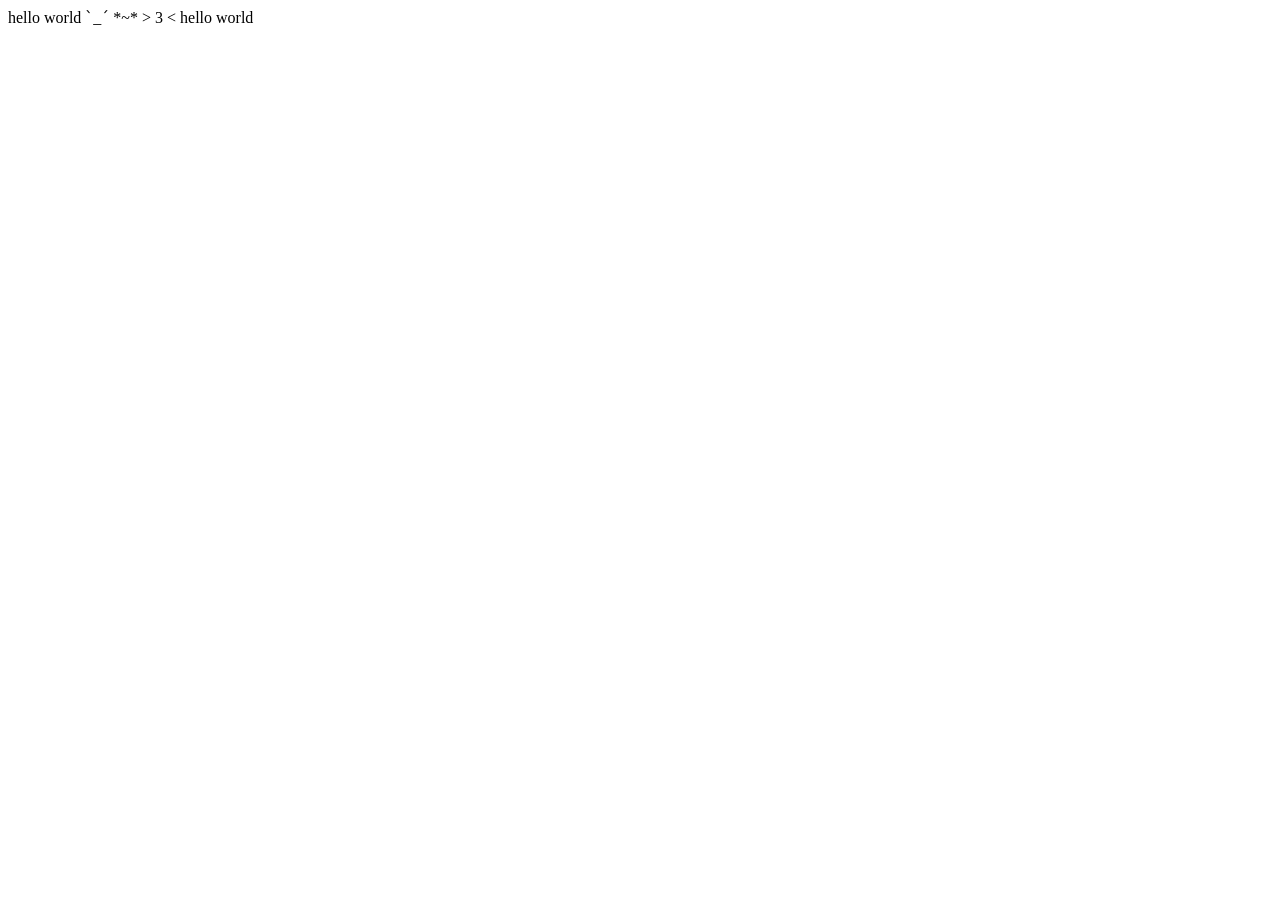
<file: index.html>
hello world
ˋ_ˊ  *~* > 3 <
<!doctype html>
<html>
  <head>
    <meta charset = "utf-8">
    <title> > 3 < </title>
    <link rel="icon" href="icon.png">
  </head>
  <body>
      hello world
  </body>
</html>
</file>
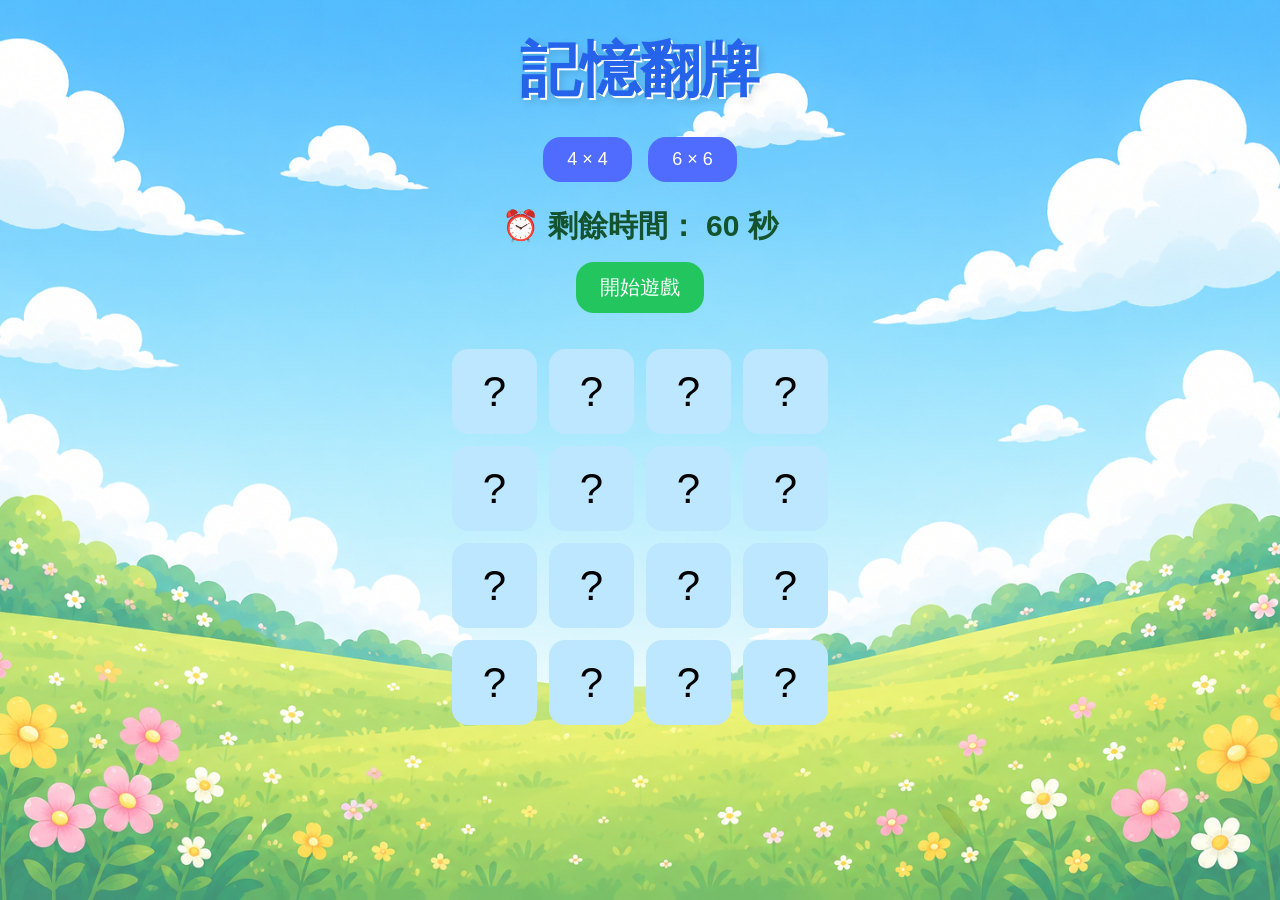
<file: 記憶翻卡牌.html>
<!DOCTYPE html>
<html lang="zh-Hant">

<head>

<meta charset="UTF-8">

<meta name="viewport"
content="width=device-width, initial-scale=1.0">

<title>記憶翻牌</title>

<link rel="stylesheet" href="style.css">

</head>

<body>

<div class="overlay">

    <h1>記憶翻牌</h1>

    <div class="menu">

        <button onclick="startGame(4)">
            4 × 4
        </button>

        <button onclick="startGame(6)">
            6 × 6
        </button>

    </div>

    <div class="timerBox">

        ⏰ 剩餘時間：

        <span id="timer">
            60
        </span>

        秒

    </div>

    <button
    id="startBtn"
    class="startBtn"
    onclick="startTimer()">

        開始遊戲

    </button>

    <div id="game"></div>

</div>

<!-- 成功視窗 -->

<div
id="winPopup"
class="popup">

    <div class="popupBox">

        <h2 class="winTitle">

            ⭐ 恭喜完成！ ⭐

        </h2>

        <p>

            你成功完成所有配對！

        </p>

        <button
        onclick="restartGame()">

            再來一局

        </button>

    </div>

</div>

<!-- 失敗視窗 -->

<div
id="losePopup"
class="popup">

    <div class="popupBox loseBox">

        <h2 class="loseTitle">

            ☁️ 挑戰失敗 ☁️

        </h2>

        <p>

            時間到啦！

            再試一次吧！

        </p>

        <button
        onclick="restartGame()">

            重新挑戰

        </button>

    </div>

</div>

<!-- 彩帶容器 -->

<div id="confettiContainer">
</div>

<!-- 水果攻擊容器 -->

<div id="fruitContainer">
</div>

<script src="script.js"></script>

</body>

</html>
</file>
<file: style.css>
*{
    box-sizing:border-box;
    margin:0;
    padding:0;
}

body{

    font-family:"Microsoft JhengHei",sans-serif;

    text-align:center;

    min-height:100vh;

    background-image:url("background.png");

    background-size:cover;

    background-position:center;

    background-repeat:no-repeat;

    background-attachment:fixed;
}

.overlay{

    min-height:100vh;

    background:rgba(255,255,255,0.25);

    padding:20px;
}

h1{

    margin-top:10px;

    font-size:60px;

    color:#2563eb;

    text-shadow:
    2px 2px 0 white,
    4px 4px 8px rgba(0,0,0,0.15);
}

.menu{

    margin-top:20px;
}

button{

    border:none;

    border-radius:18px;

    padding:12px 24px;

    margin:6px;

    font-size:18px;

    cursor:pointer;

    background:#4f6cff;

    color:white;

    transition:0.25s;
}

button:hover{

    transform:scale(1.05);
}

.startBtn{

    margin-top:15px;

    background:#22c55e;

    font-size:20px;
}

.timerBox{

    margin-top:18px;

    font-size:30px;

    font-weight:bold;

    color:#14532d;
}

#game{

    display:grid;

    justify-content:center;

    gap:12px;

    margin-top:30px;
}

.card{

    width:85px;

    height:85px;

    background:#bde7ff;

    border-radius:16px;

    display:flex;

    justify-content:center;

    align-items:center;

    cursor:pointer;

    font-size:42px;

    user-select:none;

    transition:0.25s;
}

.card:hover{

    transform:scale(1.05);
}

.card.flipped{

    background:white;
}

.card.matched{

    background:#86efac;
}

.popup{

    display:none;

    position:fixed;

    inset:0;

    background:rgba(0,0,0,0.5);

    justify-content:center;

    align-items:center;

    z-index:1000;
}

.popupBox{

    background:white;

    padding:35px;

    border-radius:25px;

    min-width:320px;

    box-shadow:
    0 10px 25px rgba(0,0,0,0.2);

    animation:popupShow 0.4s;
}

@keyframes popupShow{

    from{

        transform:scale(0.7);

        opacity:0;
    }

    to{

        transform:scale(1);

        opacity:1;
    }
}

.winTitle{

    color:#f59e0b;

    font-size:34px;

    margin-bottom:12px;
}

.loseTitle{

    color:#6b7280;

    font-size:34px;

    margin-bottom:12px;
}

.loseBox{

    animation:
    popupShow 0.4s,
    shake 0.6s;
}

@keyframes shake{

    0%{
        transform:translateX(0);
    }

    20%{
        transform:translateX(-10px);
    }

    40%{
        transform:translateX(10px);
    }

    60%{
        transform:translateX(-10px);
    }

    80%{
        transform:translateX(10px);
    }

    100%{
        transform:translateX(0);
    }
}

/* ===== 彩帶 ===== */

.confetti{

    position:fixed;

    width:12px;

    height:12px;

    z-index:999;

    pointer-events:none;

    animation:fall 3s linear forwards;
}

@keyframes fall{

    0%{

        transform:
        translateY(-100px)
        rotate(0deg);

        opacity:1;
    }

    100%{

        transform:
        translateY(110vh)
        rotate(720deg);

        opacity:0;
    }
}

/* ===== 水果攻擊 ===== */

.fruit{

    position:fixed;

    font-size:60px;

    pointer-events:none;

    z-index:999;

    animation:
    fruitThrow 1.5s ease-out forwards;
}

@keyframes fruitThrow{

    0%{

        transform:
        translateY(-200px)
        scale(0.5)
        rotate(0deg);

        opacity:1;
    }

    100%{

        transform:
        translateY(60vh)
        scale(3)
        rotate(720deg);

        opacity:0;
    }
}

@media(max-width:600px){

    h1{

        font-size:42px;
    }

    .card{

        width:70px;

        height:70px;

        font-size:34px;
    }

    .timerBox{

        font-size:24px;
    }
}
</file>
